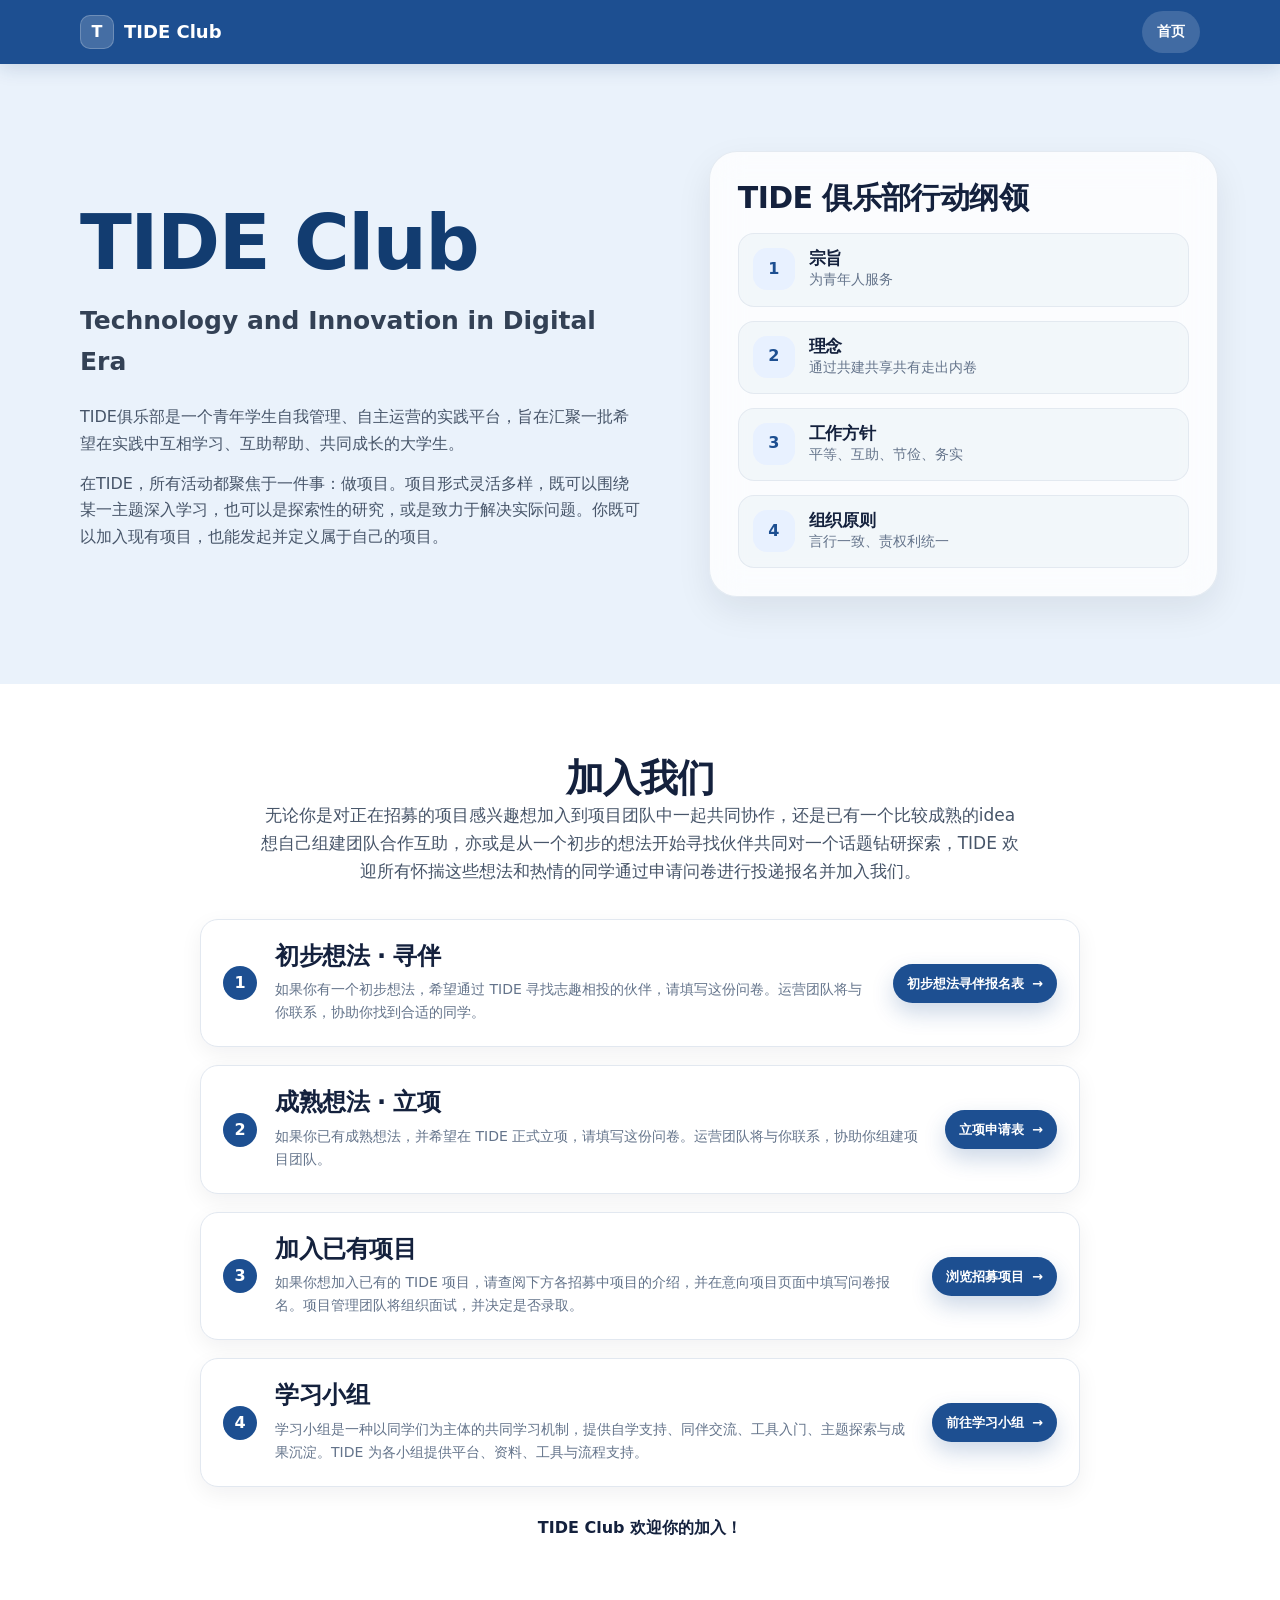
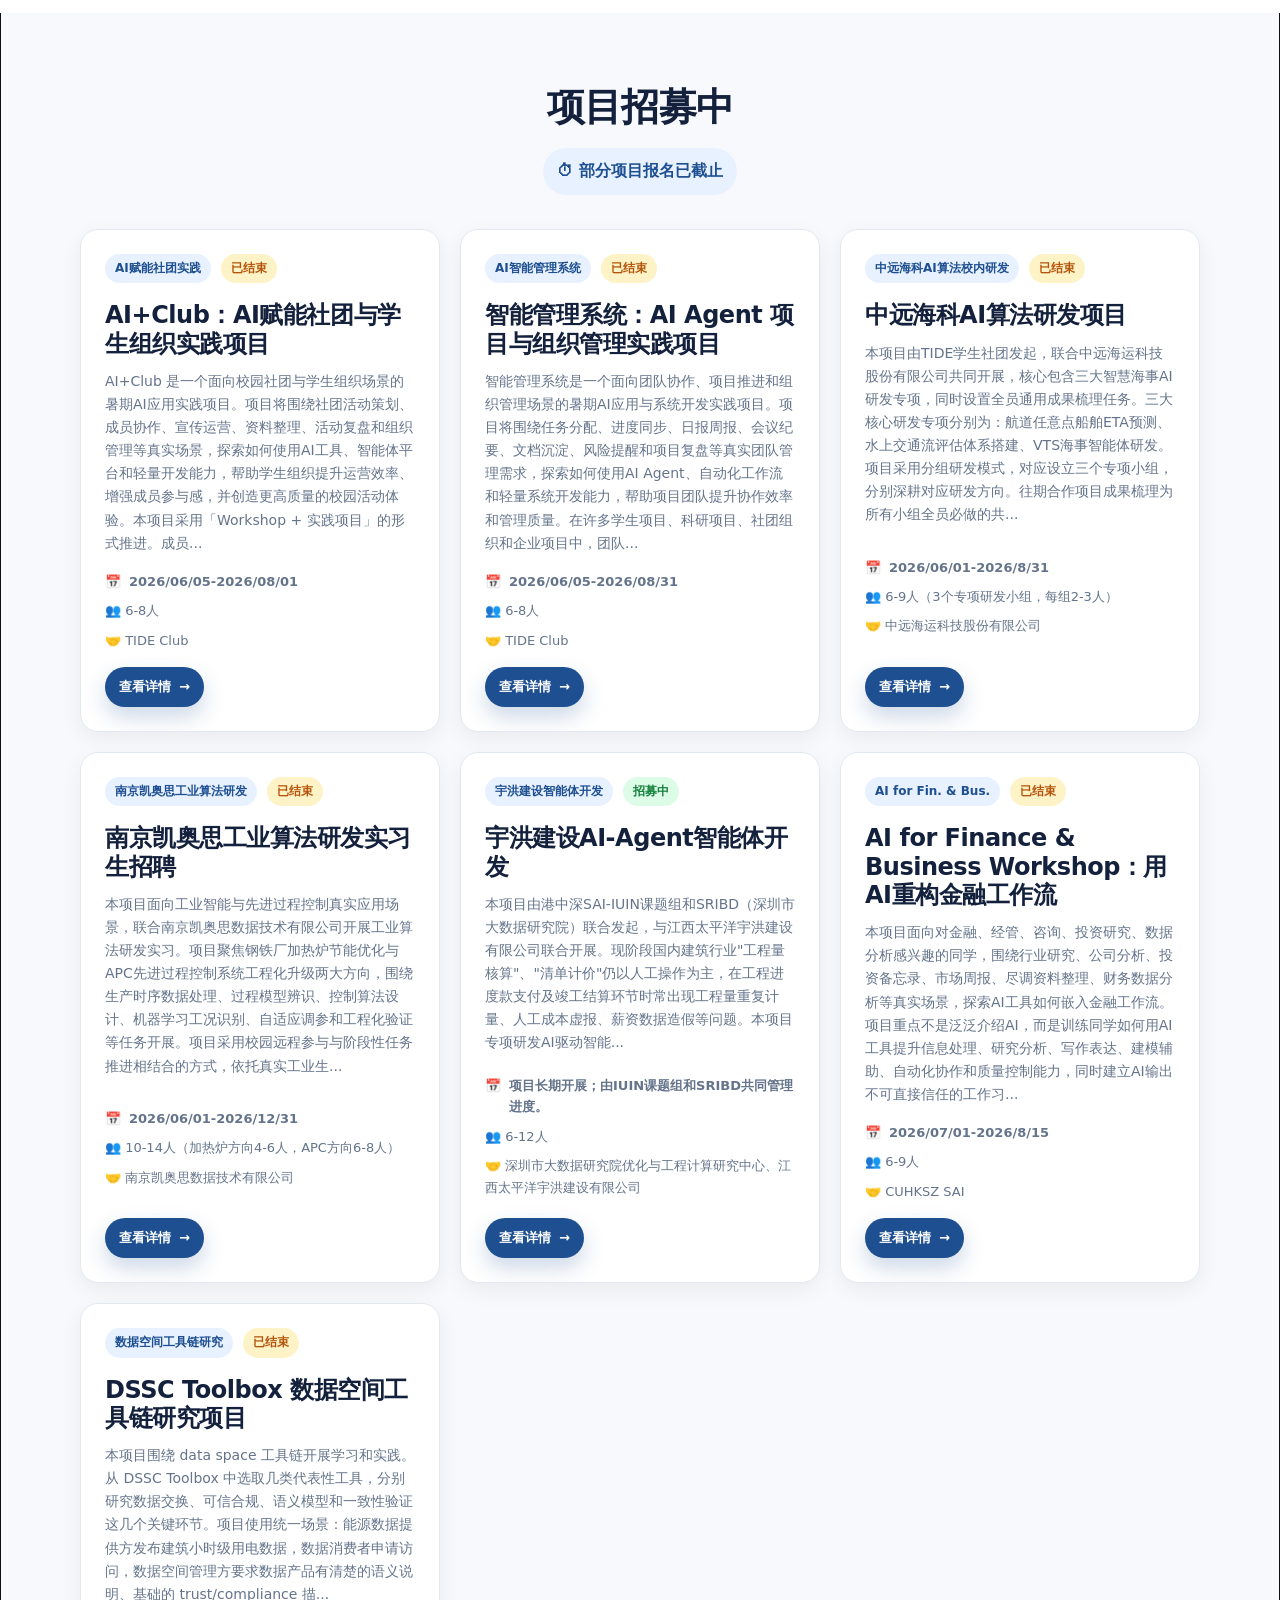
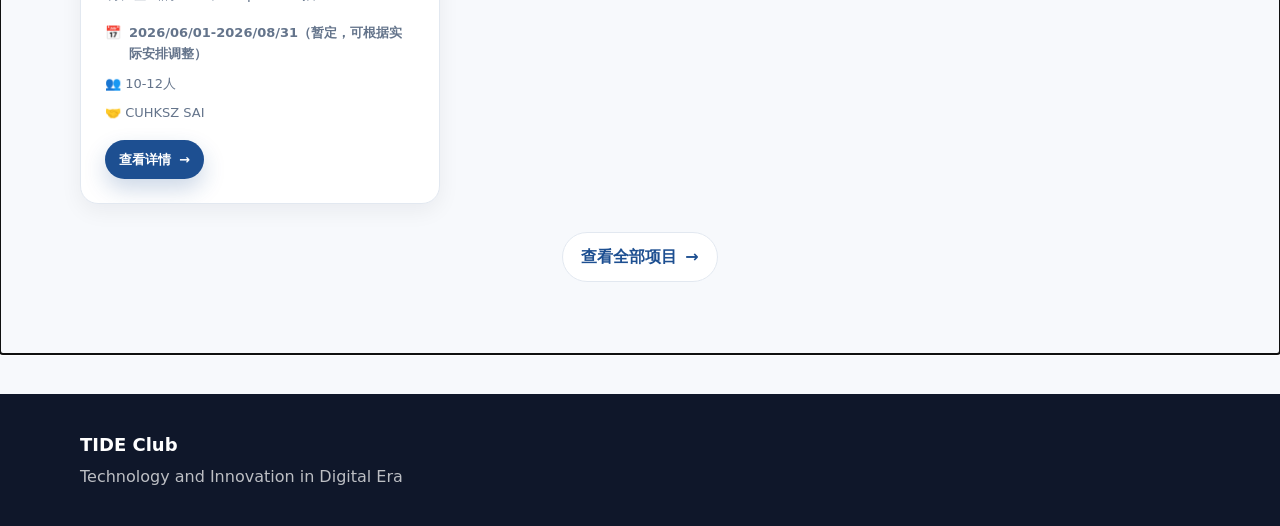
<file: index.html>
<!DOCTYPE html>
<html lang="zh-CN">
<head>
  <meta charset="UTF-8" />
  <meta name="viewport" content="width=device-width, initial-scale=1.0" />
  <meta name="description" content="TIDE Club - Technology and Innovation in Digital Era" />
  <title>TIDE Club</title>
  <link rel="icon" type="image/png" href="./assets/images/favicon.png">
  <link rel="shortcut icon" type="image/png" href="./assets/images/favicon.png">
  <link rel="apple-touch-icon" href="./assets/images/favicon.png">
  <link rel="stylesheet" href="./css/style.css?v=20260618-4" />
</head>
<body>
  <header class="site-header" id="site-header">
    <div class="container nav-wrap">
      <a class="brand" href="#/" aria-label="TIDE Club 首页">
        <span class="brand-mark">T</span>
        <span class="brand-text">TIDE Club</span>
      </a>
      <nav class="desktop-nav" aria-label="主导航">
        <a href="#/" data-nav="home">首页</a>
      </nav>
      <button class="mobile-menu-button" type="button" aria-label="打开菜单" aria-expanded="false">☰</button>
    </div>
    <nav class="mobile-nav" aria-label="移动端导航">
      <a href="#/" data-nav="home">首页</a>
    </nav>
  </header>

  <main id="app" tabindex="-1"></main>

  <footer class="site-footer">
    <div class="container footer-grid">
      <div>
        <div class="footer-brand">TIDE Club</div>
        <p>Technology and Innovation in Digital Era</p>
      </div>
    </div>
  </footer>

  <script src="./js/data.js"></script>
  <script src="./js/app.js?v=20260618-4"></script>
</body>
</html>
</file>
<file: css/style.css>
:root {
  --bg: #f7f9fc;
  --surface: #ffffff;
  --surface-soft: #f1f5f9;
  --text: #14213d;
  --muted: #64748b;
  --line: #e2e8f0;
  --primary: #1d4f91;
  --primary-dark: #123c70;
  --primary-soft: #e8f1ff;
  --accent: #dbeafe;
  --success: #15803d;
  --success-soft: #dcfce7;
  --warning: #b45309;
  --warning-soft: #fef3c7;
  --shadow: 0 14px 35px rgba(15, 23, 42, 0.08);
  --shadow-sm: 0 7px 22px rgba(15, 23, 42, 0.06);
  --radius: 18px;
}

* { box-sizing: border-box; }
html { scroll-behavior: smooth; }
body {
  margin: 0;
  font-family: Inter, ui-sans-serif, system-ui, -apple-system, BlinkMacSystemFont, "Segoe UI", "PingFang SC", "Microsoft YaHei", sans-serif;
  color: var(--text);
  background: var(--bg);
  line-height: 1.65;
  -webkit-font-smoothing: antialiased;
}

a { color: inherit; text-decoration: none; }
button, input { font: inherit; }
.container { width: min(1120px, calc(100% - 32px)); margin: 0 auto; }
.section { padding: 72px 0; }
.section-tight { padding: 42px 0; }
.section-header { text-align: center; max-width: 760px; margin: 0 auto 34px; }
.eyebrow { display: inline-flex; align-items: center; gap: 8px; padding: 6px 12px; border-radius: 999px; background: var(--primary-soft); color: var(--primary); font-weight: 700; font-size: 13px; margin-bottom: 14px; }
h1, h2, h3, h4 { margin: 0; line-height: 1.18; letter-spacing: -0.02em; }
h1 { font-size: clamp(38px, 6vw, 76px); }
h2 { font-size: clamp(26px, 3vw, 38px); }
h3 { font-size: clamp(18px, 2vw, 24px); }
p { margin: 0; }
.muted { color: var(--muted); }
.small { font-size: 14px; }
.lead { font-size: 17px; color: #475569; }
.page-title { margin: 28px 0 18px; }

.site-header {
  position: sticky;
  top: 0;
  z-index: 50;
  background: var(--primary);
  box-shadow: 0 4px 18px rgba(18, 60, 112, 0.16);
}
.nav-wrap { height: 64px; display: flex; align-items: center; justify-content: space-between; }
.brand { display: inline-flex; align-items: center; gap: 10px; color: #fff; font-weight: 800; }
.brand-mark { width: 34px; height: 34px; border-radius: 10px; display: inline-flex; align-items: center; justify-content: center; background: rgba(255,255,255,.18); border: 1px solid rgba(255,255,255,.22); }
.brand-text { font-size: 18px; }
.desktop-nav { display: flex; gap: 6px; }
.desktop-nav a, .mobile-nav a { color: rgba(255,255,255,.82); border-radius: 999px; padding: 9px 15px; font-weight: 650; font-size: 14px; transition: .2s ease; }
.desktop-nav a:hover, .desktop-nav a.active, .mobile-nav a:hover, .mobile-nav a.active { color: #fff; background: rgba(255,255,255,.16); }
.mobile-menu-button { display: none; color: #fff; background: transparent; border: 0; font-size: 25px; padding: 8px; }
.mobile-nav { display: none; padding: 0 16px 14px; border-top: 1px solid rgba(255,255,255,.12); background: var(--primary-dark); }
.mobile-nav.open { display: grid; gap: 4px; }

.hero { position: relative; overflow: hidden; background: #eaf2fb; }
.hero-bg { position: absolute; inset: 0; background: #eaf2fb; }
.hero:after { display: none; }
.hero-inner { position: relative; z-index: 1; min-height: 620px; display: grid; grid-template-columns: 1.05fr .95fr; gap: 48px; align-items: center; padding: 80px 0; }
.hero-copy h1 { color: var(--primary-dark); margin-bottom: 12px; }
.hero-slogan { font-size: clamp(18px, 2vw, 25px); color: #334155; font-weight: 700; margin-bottom: 22px; }
.hero-description { display: grid; gap: 14px; max-width: 660px; color: #475569; font-size: 16px; }
.hero-actions { display: flex; flex-wrap: wrap; gap: 12px; margin-top: 28px; }
.hero-panel { background: rgba(255,255,255,.78); backdrop-filter: blur(16px); border: 1px solid rgba(226,232,240,.9); box-shadow: var(--shadow); border-radius: 28px; padding: 28px; transform: translateX(18px); }
.hero-panel h2 { font-size: clamp(22px, 2.4vw, 30px); }
.mission-mini-grid { display: grid; gap: 14px; margin-top: 18px; }
.mission-mini { display: flex; gap: 14px; padding: 14px; border-radius: 16px; background: rgba(241,245,249,.8); border: 1px solid rgba(226,232,240,.9); }
.mission-mini h3 { font-size: 17px; }
.icon-bubble { width: 42px; height: 42px; display: inline-flex; align-items: center; justify-content: center; border-radius: 14px; background: var(--primary-soft); color: var(--primary); flex: 0 0 auto; font-weight: 800; }
.stat-row { display: grid; grid-template-columns: repeat(3, 1fr); gap: 12px; margin-top: 28px; }
.stat { padding: 16px; border-radius: 16px; background: #fff; border: 1px solid var(--line); box-shadow: var(--shadow-sm); }
.stat strong { display: block; font-size: 24px; color: var(--primary); }
.stat span { font-size: 13px; color: var(--muted); }

.btn { display: inline-flex; align-items: center; justify-content: center; gap: 8px; border-radius: 999px; padding: 11px 18px; border: 1px solid transparent; font-weight: 750; transition: .2s ease; cursor: pointer; }
.btn-primary { background: var(--primary); color: #fff; box-shadow: 0 10px 22px rgba(29,79,145,.22); }
.btn-primary:hover { background: var(--primary-dark); transform: translateY(-1px); }
.btn-secondary { background: #fff; color: var(--primary); border-color: var(--line); }
.btn-secondary:hover { border-color: #bfdbfe; transform: translateY(-1px); }
.btn-ghost { background: var(--surface-soft); color: var(--text); }
.btn-sm { padding: 8px 13px; font-size: 13px; }

.card { background: var(--surface); border: 1px solid var(--line); border-radius: var(--radius); box-shadow: var(--shadow-sm); }
.card-pad { padding: 24px; }
.card:hover { box-shadow: var(--shadow); }
.grid { display: grid; gap: 20px; }
.grid-2 { grid-template-columns: repeat(2, minmax(0,1fr)); }
.grid-3 { grid-template-columns: repeat(3, minmax(0,1fr)); }
.grid-4 { grid-template-columns: repeat(4, minmax(0,1fr)); }

.pill-row { display: flex; flex-wrap: wrap; gap: 10px; }
.pill { display: inline-flex; align-items: center; gap: 6px; border-radius: 999px; background: var(--surface-soft); border: 1px solid var(--line); padding: 7px 11px; color: #475569; font-size: 13px; font-weight: 650; }
.badge { display: inline-flex; align-items: center; border-radius: 999px; padding: 5px 10px; font-size: 12px; font-weight: 800; background: var(--surface-soft); color: #475569; }
.badge.success { background: var(--success-soft); color: var(--success); }
.badge.warning { background: var(--warning-soft); color: var(--warning); }
.badge.primary { background: var(--primary-soft); color: var(--primary); }

.project-card { display: grid; gap: 16px; align-content: space-between; min-height: 310px; position: relative; overflow: hidden; }
.project-card h3 { padding-top: 4px; }
.home-project-grid .project-card { min-height: 288px; }
.project-list-grid { grid-template-columns: 1fr; }
.project-list-grid .project-card { min-height: 220px; grid-template-columns: minmax(0, 1fr) auto; align-items: end; }
.project-list-grid .project-card .pill-row { grid-column: 1 / -1; }
.project-meta { display: grid; gap: 8px; color: #64748b; font-size: 13px; }
.project-meta span { display: flex; gap: 8px; align-items: flex-start; }
.countdown { display: inline-flex; gap: 8px; align-items: center; justify-content: center; margin-top: 18px; padding: 10px 14px; border-radius: 999px; background: var(--primary-soft); color: var(--primary); font-weight: 750; }

.guide-list { max-width: 880px; margin: 0 auto; display: grid; gap: 18px; }
.guide-card { display: grid; grid-template-columns: auto 1fr auto; gap: 18px; align-items: center; padding: 22px; }
.step-num { width: 34px; height: 34px; border-radius: 999px; background: var(--primary); color: #fff; display: flex; align-items: center; justify-content: center; font-weight: 800; }

.search-panel { display: grid; gap: 18px; padding: 22px; margin-bottom: 24px; }
.search-input { width: 100%; border: 1px solid var(--line); background: #fff; color: var(--text); border-radius: 14px; padding: 13px 15px; outline: none; transition: .2s ease; }
.search-input:focus { border-color: #93c5fd; box-shadow: 0 0 0 4px rgba(147,197,253,.25); }
.filter-row { display: flex; flex-wrap: wrap; gap: 10px; }
.filter-btn { border: 1px solid var(--line); background: #fff; color: #475569; border-radius: 999px; padding: 8px 12px; cursor: pointer; font-weight: 700; transition: .2s ease; }
.filter-btn.active, .filter-btn:hover { background: var(--primary); border-color: var(--primary); color: #fff; }

.breadcrumb { display: flex; flex-wrap: wrap; gap: 8px; align-items: center; color: var(--muted); font-size: 14px; margin: 24px 0; }
.breadcrumb a { color: var(--primary); font-weight: 700; }
.detail-hero { padding: 34px; display: grid; gap: 20px; }
.detail-title-row { display: flex; gap: 16px; align-items: flex-start; justify-content: space-between; }
.detail-meta-grid { display: grid; grid-template-columns: repeat(3, minmax(0,1fr)); gap: 14px; }
.meta-box { background: var(--surface-soft); border: 1px solid var(--line); border-radius: 16px; padding: 14px; }
.meta-label { color: var(--muted); font-size: 12px; font-weight: 800; margin-bottom: 4px; }
.meta-value { color: var(--text); font-size: 14px; font-weight: 650; }
.objective-card { padding: 22px; display: grid; gap: 10px; }
.objective-card .number { width: 30px; height: 30px; border-radius: 10px; background: var(--primary-soft); color: var(--primary); display: flex; align-items: center; justify-content: center; font-weight: 800; }
.recruitment-grid { display: grid; grid-template-columns: repeat(3, minmax(0,1fr)); gap: 18px; }
ul.clean { list-style: none; padding: 0; margin: 0; display: grid; gap: 10px; }
ul.clean li { display: grid; grid-template-columns: auto 1fr; gap: 8px; align-items: start; color: #475569; font-size: 14px; }
ul.clean li:before { content: "›"; color: var(--primary); font-weight: 900; margin-top: -1px; }
.content-list { display: grid; gap: 16px; }
.responsibility { padding: 20px; border-radius: 16px; background: #fff; border: 1px solid var(--line); }
.responsibility h4 { margin-bottom: 10px; }
.empty-state { text-align: center; padding: 80px 20px; }
.no-results { display: none; }
.no-results.show { display: block; }

.site-footer { background: #0f172a; color: rgba(255,255,255,.72); padding: 36px 0; margin-top: 40px; }
.footer-grid { display: flex; justify-content: space-between; gap: 20px; align-items: center; }
.footer-brand { color: #fff; font-weight: 900; font-size: 18px; margin-bottom: 4px; }
.fade-in { animation: fadeIn .35s ease both; }
@keyframes fadeIn { from { opacity: 0; transform: translateY(8px);} to { opacity: 1; transform: translateY(0);} }

@media (max-width: 900px) {
  .desktop-nav { display: none; }
  .mobile-menu-button { display: block; }
  .hero-inner { grid-template-columns: 1fr; min-height: auto; padding: 64px 0; }
  .hero-panel { transform: none; }
  .project-list-grid .project-card { grid-template-columns: 1fr; align-items: stretch; }
  .project-list-grid .project-card .pill-row { grid-column: auto; }
  .grid-2, .grid-3, .grid-4, .detail-meta-grid, .recruitment-grid { grid-template-columns: 1fr; }
  .guide-card { grid-template-columns: auto 1fr; }
  .guide-card .btn { grid-column: 2; justify-self: start; }
  .footer-grid { align-items: flex-start; flex-direction: column; }
}
@media (max-width: 560px) {
  .container { width: min(100% - 24px, 1120px); }
  .section { padding: 52px 0; }
  .brand-text { display: none; }
  .stat-row { grid-template-columns: 1fr; }
  .detail-title-row { flex-direction: column; }
  .card-pad, .detail-hero { padding: 20px; }
}
</file>
